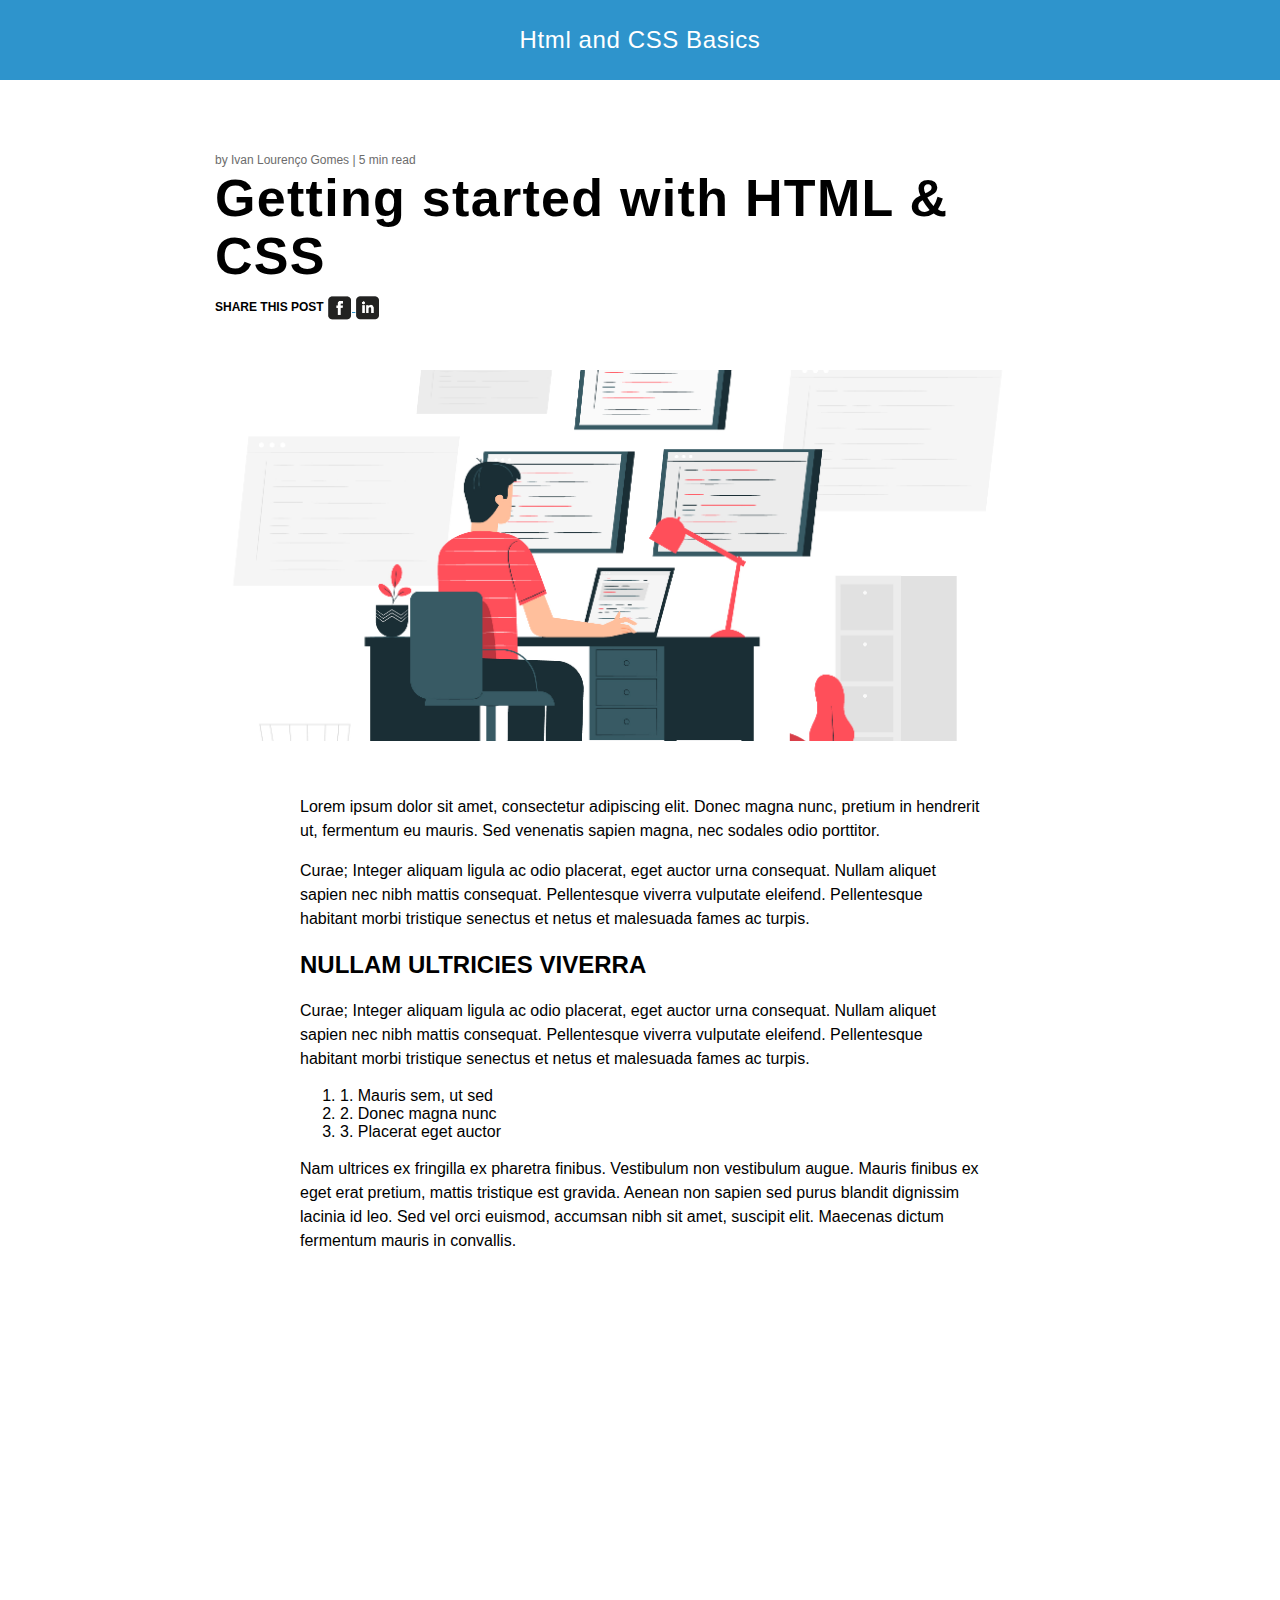
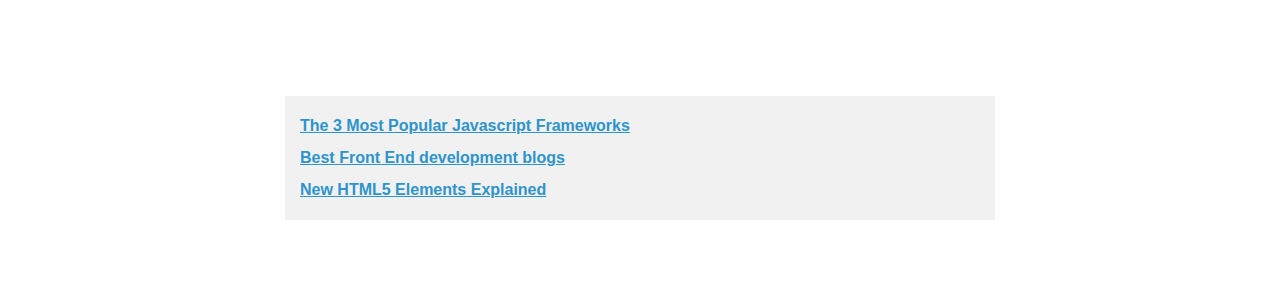
<file: Projeto-1/index.html>
<!DOCTYPE html>
<html lang="pt-br">
<head>
    <meta charset="UTF-8">
    <meta http-equiv="X-UA-Compatible" content="IE=edge">
    <meta name="viewport" content="width=device-width, initial-scale=1.0">
    <title>My first web page</title>
    <link rel="stylesheet" href="style.css"> 
</head>
<body>

    <header>      
        Html and CSS Basics
    </header>
    
    <article>

        <section id="tittle-post">
            <divc class="post-author">by Ivan Lourenço Gomes | 5 min read</div>
            <h1 class="title"> Getting started with HTML & CSS</h1>
            <div class="share-post uppercase">
                SHARE THIS POST 
                <a href="https://www.facebook.com">
                    <img src="images/Facebook_Icon.png" alt="Descrição da imagem">
                  </a>                  
                <a id="linkedin-icon" href="linkedin.com">
                    <img src="images/Linkedin_Icon.png" alt="Linkedin_Icon">
                </a>
                
            </div> 
        </section>
        <section class="hero-image">
            <img src="images/Group.png" alt="web development">
        </section>
        
        <section id="content-section">
            <p> 
                Lorem ipsum dolor sit amet, consectetur adipiscing elit. 
                Donec magna nunc, pretium in hendrerit ut, fermentum eu mauris. Sed venenatis sapien magna, nec sodales odio porttitor.
            </p>
        
            <p>
                 Curae; Integer aliquam ligula ac odio placerat, eget auctor urna consequat. Nullam aliquet sapien nec nibh mattis consequat. 
                 Pellentesque viverra vulputate eleifend. Pellentesque habitant morbi tristique senectus et netus et malesuada fames ac turpis.
            </p>
        
            <h2 class="uppercase">
                NULLAM ULTRICIES VIVERRA
            </h2>
        
            <p>
                Curae; Integer aliquam ligula ac odio placerat, eget auctor urna consequat. Nullam aliquet sapien nec nibh mattis consequat. Pellentesque viverra vulputate eleifend. 
                Pellentesque habitant morbi tristique senectus et netus et malesuada fames ac turpis.
            </p>
        
            <ol>
                <li> 1. Mauris sem, ut sed</li>
                <li>2. Donec magna nunc</li>
                <li>3. Placerat eget auctor</li>
            </ol>
        
            <p>
                Nam ultrices ex fringilla ex pharetra finibus. Vestibulum non vestibulum augue. Mauris finibus ex eget erat pretium, mattis tristique est gravida. Aenean non sapien sed purus blandit dignissim lacinia id leo. Sed vel orci euismod, 
                accumsan nibh sit amet, suscipit elit. Maecenas dictum fermentum mauris in convallis.
            </p>

            <iframe width="560" height="315" src="https://www.youtube.com/embed/_GTMOmRrqkU" title="YouTube video player" 
            frameborder="0" allow="accelerometer; autoplay; clipboard-write; encrypted-media; gyroscope; picture-in-picture; web-share" allowfullscreen></iframe>

        </section>

    </article>

    <footer>
        <ul>
            <li><a href="https://www.google.com/">The 3 Most Popular Javascript Frameworks</a> </li>
            <li> <a href="https://www.google.com/">Best Front End development blogs</a> </li>
            <li> <a href="https://www.google.com/">New HTML5 Elements Explained</a> </li>
        </ul>
    </footer>

</body>
</html>
</file>
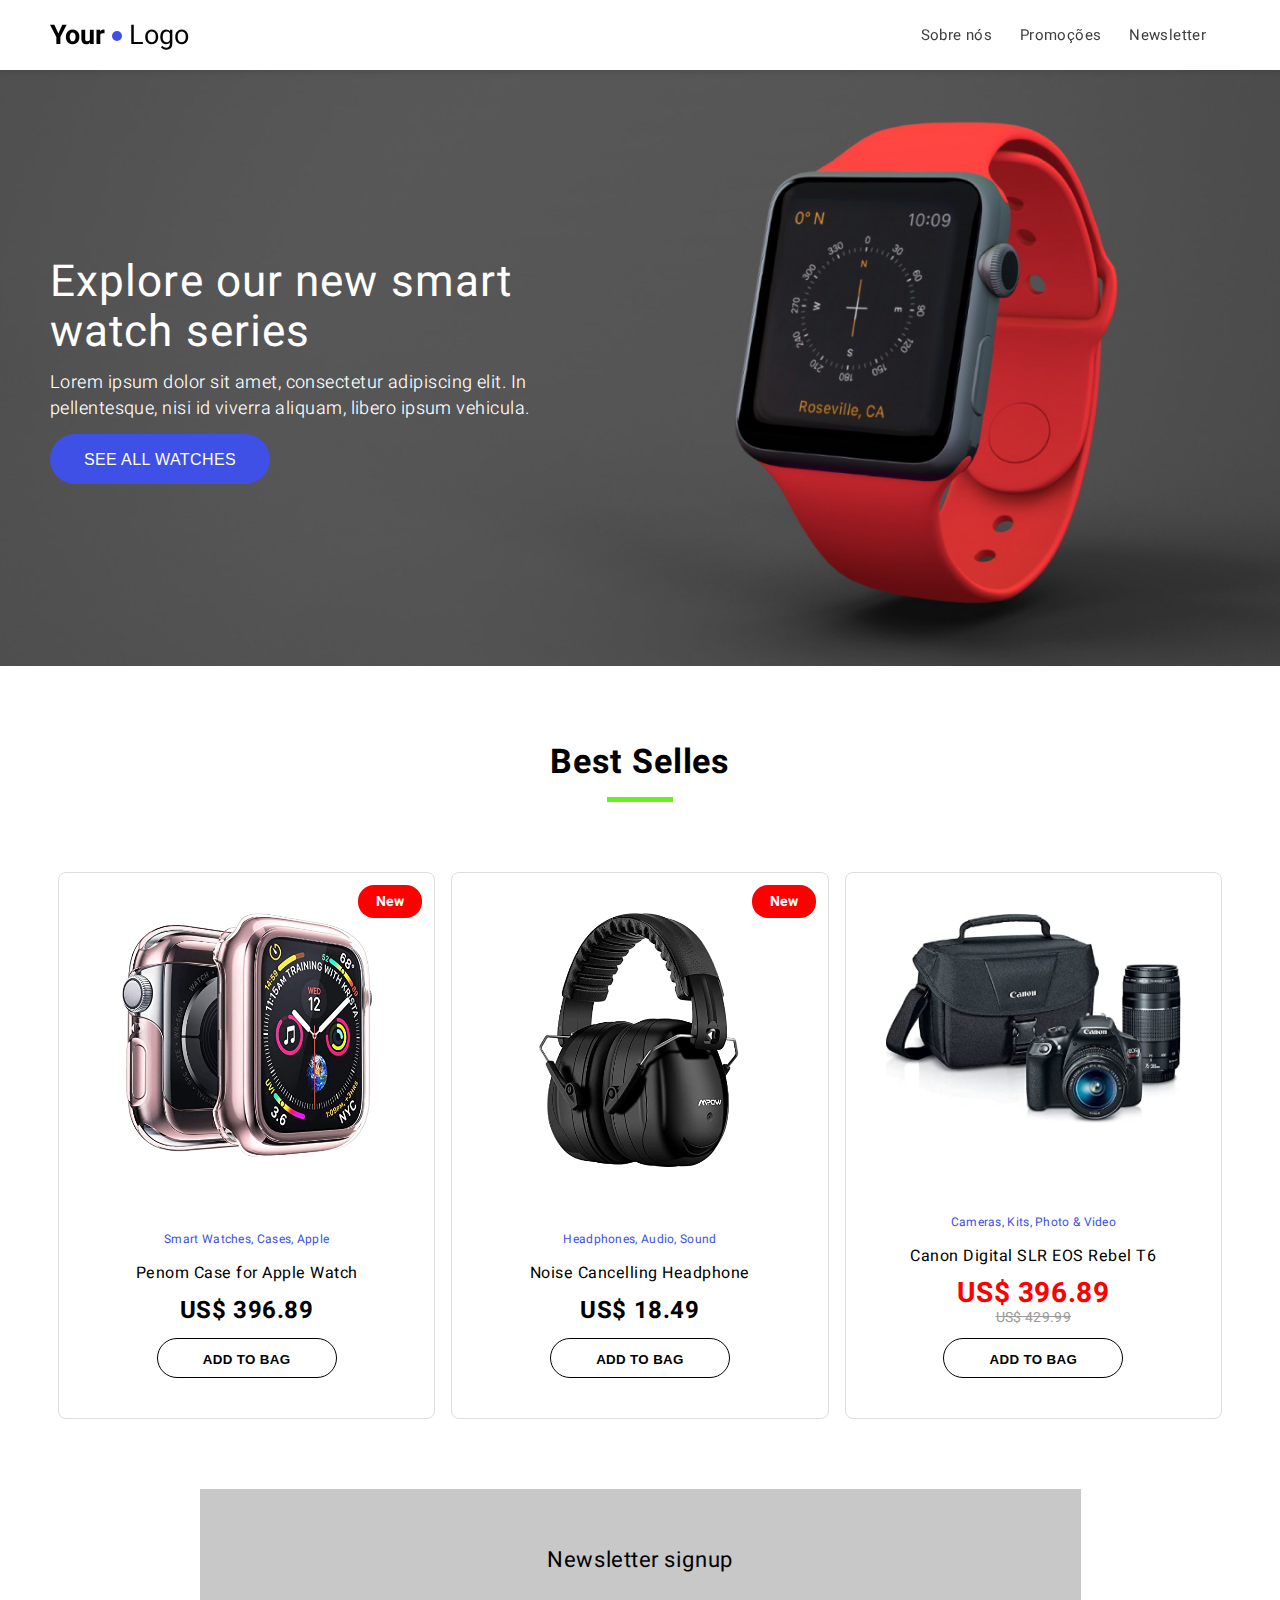
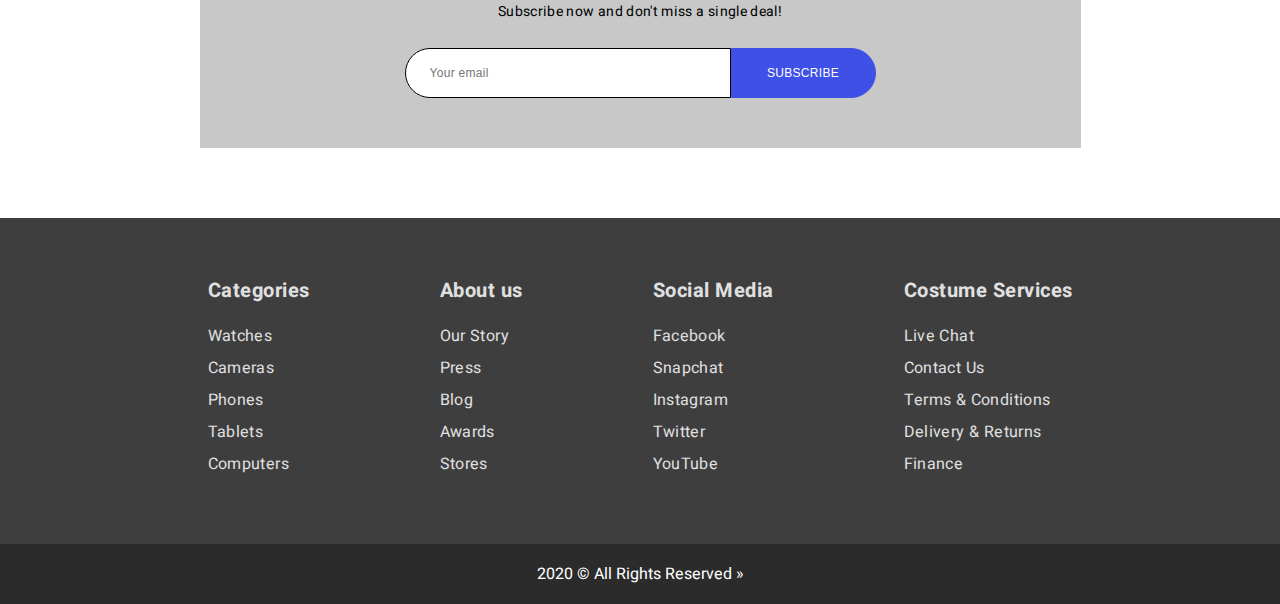
<file: Projeto-3- Responsive Homepage/index.html>
<!DOCTYPE html>
<html lang="pt-br">
  <head>
    <meta charset="UTF-8" />
    <meta http-equiv="X-UA-Compatible" content="IE=edge" />
    <meta name="viewport" content="width=device-width, initial-scale=1.0" />
    <title>My first web page</title>
    <link
      href="https://fonts.googleapis.com/css2?family=Heebo:wght@300;400;700&display=swap"
      rel="stylesheet"
    />
    <link rel="stylesheet" href="css/style.css" />
  </head>

  <body>
    <header>
      <div class="container">
        <section class="logo">
          <a href="index.html">
            <strong>Your</strong>
            <span class="blue-dot"></span>
            <span>Logo</span>
          </a>
        </section>
        <nav>
          <ul>
            <li><a href="#">Sobre nós</a></li>
            <li><a href="#best-sellers-section">Promoções</a></li>
            <li><a href="#newsletter-section">Newsletter</a></li>
            <li class="menu_icon"><img src="images/menu_icon.png" alt="menu icon"></li>
          </ul>
        </nav>
      </div>
    </header>
    
    <section class="hero">

      <picture>
        <source media="(max-width: 576px)" srcset="images/Hero_Mobile.jpg">
        <source media="(max-width: 960px)" srcset="images/Hero_Tablet.jpg">
        <source media="(max-width: 1440px)" srcset="images/Hero_Desktop.jpg">
        <img src="images/Hero_image.jpg" alt="Hero image = Smartwatch" />
      </picture>
      <div class="hero-content">
        <div class="container">
          <h1>Explore our new smart watch series</h1>
          <p>
            Lorem ipsum dolor sit amet, consectetur adipiscing elit. In
            pellentesque, nisi id viverra aliquam, libero ipsum vehicula.
          </p>
          <button>SEE ALL WATCHES</button>
        </div>
      </div>
    </section>
    <section class="best-sellers" id="best-sellers-section">
      <h2>Best Selles</h2>
      <hr />
      <div class="product-slider">
        <div class="container">
          
          <div class="product new">
            <div class="product-picture">
              <img
                src="images/Watch_case.jpg"
                alt="product: Penom Case for Apple Watch"
              />
            </div>
            <div class="product-info">
                <h5 class="categories">Smart Watches, Cases, Apple</h5>
                <h4 class="title">Penom Case for Apple Watch</h4>
                <h3 class="price">
                  <span>US$ 396.89</span>
                </h3>
              <button>Add to bag</button>
            </div>
          </div>

          <div class="product new">
            <div class="product-picture">
              <img
                src="images/Headphone.jpg"
                alt="product: Noise Cancelling Headphone"
              />
            </div>
            <div class="product-info">
                <h5 class="categories">Headphones, Audio, Sound</h5>
                <h4 class="title">Noise Cancelling Headphone</h4>
                <h3 class="price">
                  <span>US$ 18.49</span>
                </h3>
              <button>Add to bag</button>
            </div>
          </div>

          <div class="product">
            <div class="product-picture">
              <img
                src="images/Camera.jpg"
                alt="product: Camera Canon Digital SLR EOS Rebel T6"
              />
            </div>
            <div class="product-info">
              <h5 class="categories">Cameras, Kits, Photo & Video</h5>
              <h4 class="title">Canon Digital SLR EOS Rebel T6</h4>
              <h3 class="price">
                <span class="discounted-price">US$ 396.89</span>
                <span class="original-price">US$ 429.99</span>
              </h3>
              <button>Add to bag</button>
            </div>
          </div>
        </div>
      </div>
    </section>
    <section class="newsletter" id="newsletter-section">
      <h3>Newsletter signup</h3>
      <p>Subscribe now and don't miss a single deal!</p>
      <form>
        <input type="email" name="" placeholder ="Your email">
        <button type="submit">Subscribe</button>
      </form>
    </section>

    <footer>
      <div class="nav-bottom">
        <div class="container">
          <ul>
            <li class="list-tittle">Categories</li>
            <li><a href="#">Watches</a></li>
            <li><a href="#">Cameras</a></li>
            <li><a href="#">Phones</a></li>
            <li><a href="#">Tablets</a></li>
            <li><a href="#">Computers</a></li>
          </ul>
          <ul>
            <li class="list-tittle">About us</li>
            <li><a href="#">Our Story</a></li>
            <li><a href="#">Press</a></li>
            <li><a href="#">Blog</a></li>
            <li><a href="#">Awards</a></li>
            <li><a href="#">Stores</a></li>
          </ul>
          <ul>
            <li class="list-tittle">Social Media</li>
            <li><a href="#">Facebook</a></li>
            <li><a href="#">Snapchat</a></li>
            <li><a href="#">Instagram</a></li>
            <li><a href="#">Twitter</a></li>
            <li><a href="#">YouTube</a></li>
          </ul>
          <ul>
            <li class="list-tittle">Costume Services</li>
            <li><a href="#">Live Chat</a></li>
            <li><a href="#">Contact Us</a></li>
            <li><a href="#">Terms & Conditions</a></li>
            <li><a href="#">Delivery & Returns</a></li>
            <li><a href="#">Finance</a></li>
          </ul>
        </div>
      </div>
      <div class="copyrights-text">
        2020 &copy; All Rights Reserved &raquo;
      </div>
    </footer>
  </body>
</html>
</file>
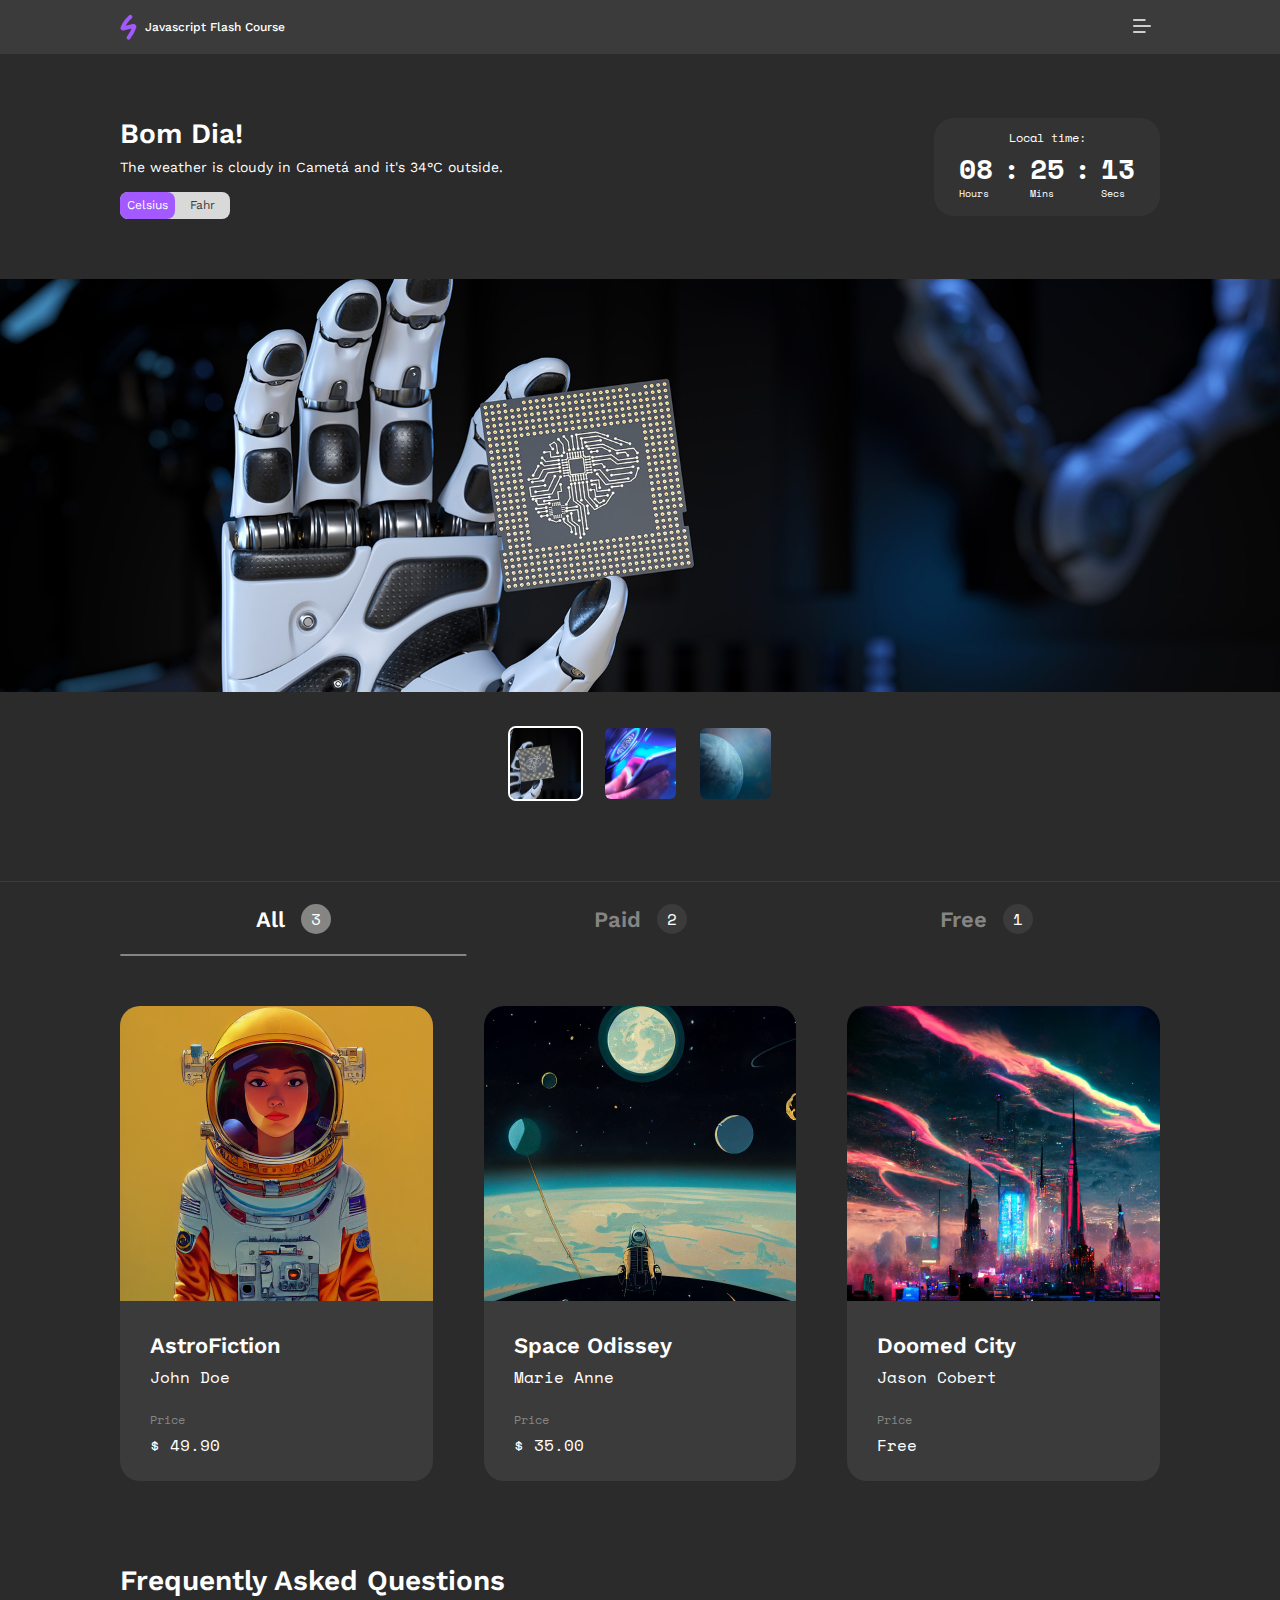
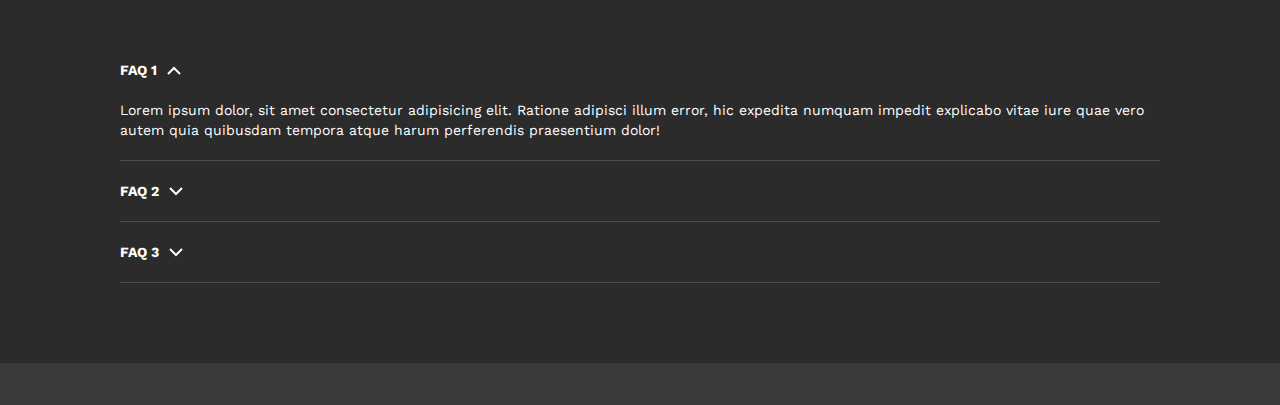
<file: Projeto-4/index.html>
<!DOCTYPE html>
<html lang="en">
  <head>
    <meta charset="UTF-8" />
    <meta http-equiv="X-UA-Compatible" content="IE=edge" />
    <meta name="viewport" content="width=device-width, initial-scale=1.0" />
    <title>Javascript Flash Course</title>
    <link rel="stylesheet" href="./main.css" />
    <link rel="preconnect" href="https://fonts.googleapis.com" />
    <link rel="preconnect" href="https://fonts.gstatic.com" crossorigin />
    <link
      href="https://fonts.googleapis.com/css2?family=Space+Mono:ital,wght@0,400;0,700;1,400;1,700&family=Work+Sans:ital,wght@0,100;0,200;0,300;0,400;0,500;0,600;0,700;0,800;0,900;1,100;1,200;1,300;1,400;1,500;1,600;1,700;1,800;1,900&display=swap"
      rel="stylesheet"
    />
  </head>

  <body>
    <header>
      <nav class="container">
        <div class="nav-left-side">
          <svg
            width="17"
            height="26"
            viewBox="0 0 17 26"
            fill="none"
            xmlns="http://www.w3.org/2000/svg"
          >
            <path
              d="M10.309 2.90741C10.309 2.90741 4.29997 8.73841 2.526 13.9214C2.40313 14.2804 2.73267 14.6124 3.10045 14.5192L13.2394 11.9481C13.9358 11.7715 14.5723 12.3638 14.368 13.0525C12.9552 17.8149 8.62911 23.5897 8.62911 23.5897"
              stroke="#A259FF"
              stroke-width="4"
              stroke-linecap="round"
              stroke-linejoin="round"
            />
          </svg>
          <a href="/">Javascript Flash Course</a>
        </div>

        <button id="open-nav-menu">
          <svg
            width="24"
            height="24"
            viewBox="0 0 24 24"
            fill="none"
            xmlns="http://www.w3.org/2000/svg"
          >
            <path
              fill-rule="evenodd"
              clip-rule="evenodd"
              d="M3 12C3 11.5858 3.33579 11.25 3.75 11.25H20.25C20.6642 11.25 21 11.5858 21 12C21 12.4142 20.6642 12.75 20.25 12.75H3.75C3.33579 12.75 3 12.4142 3 12Z"
              fill="white"
            />
            <path
              fill-rule="evenodd"
              clip-rule="evenodd"
              d="M3 6C3 5.58579 3.33579 5.25 3.75 5.25H15C15.4142 5.25 15.75 5.58579 15.75 6C15.75 6.41421 15.4142 6.75 15 6.75H3.75C3.33579 6.75 3 6.41421 3 6Z"
              fill="white"
            />
            <path
              fill-rule="evenodd"
              clip-rule="evenodd"
              d="M3 18C3 17.5858 3.33579 17.25 3.75 17.25H15C15.4142 17.25 15.75 17.5858 15.75 18C15.75 18.4142 15.4142 18.75 15 18.75H3.75C3.33579 18.75 3 18.4142 3 18Z"
              fill="white"
            />
          </svg>
        </button>

        <div class="wrapper">
          <ul>
            <li>
              <button id="close-nav-menu">
                <svg
                  width="47"
                  height="47"
                  viewBox="0 0 47 47"
                  fill="none"
                  xmlns="http://www.w3.org/2000/svg"
                >
                  <path
                    d="M11.7505 11.7495L35.2505 35.2495"
                    stroke="#A259FF"
                    stroke-width="6"
                  />
                  <path
                    d="M35.2502 11.7502L11.7502 35.2502"
                    stroke="#A259FF"
                    stroke-width="6"
                  />
                </svg>
              </button>
            </li>
            <li><a href="#home">Home</a></li>
            <li><a href="#gallery">Gallery</a></li>
            <li><a href="#products">Products</a></li>
            <li><a href="#faqs">FAQs</a></li>
            <li class="socials">
              <p>Join our community</p>

              <div>
                <a href="#">
                  <img
                    src="./assets/socials/DiscordLogo.png"
                    alt="Discord logo"
                  />
                </a>
                <a href="#">
                  <img
                    src="./assets/socials/YoutubeLogo.png"
                    alt="Youtube logo"
                  />
                </a>
                <a href="#">
                  <img
                    src="./assets/socials/TwitterLogo.png"
                    alt="Twitter logo"
                  />
                </a>
                <a href="#">
                  <img
                    src="./assets/socials/InstagramLogo.png"
                    alt="Instagram logo"
                  />
                </a>
              </div>
            </li>
          </ul>
        </div>
      </nav>
    </header>

    <main>
      <section id="home" class="container greeting-section">
        <div class="left-side">
          <h1 id="greeting">Good Morning!</h1>
          <p id="weather">The weather is cloudy in London and it's 22°C outside. </p>
          <div class="weather-group">
            <input
              type="radio"
              checked="true"
              id="celsius"
              name="temperature"
            />
            <label for="celsius">Celsius</label>
            <input type="radio" id="fahr" name="temperature" />
            <label for="fahr">Fahr</label>
          </div>
        </div>

        <div class="right-side">
          <p>Local time:</p>
          <div class="local-time">
            <div class="time-holder">
              <span data-time="hours" class="time-number">08</span>
              <span class="time-letter">Hours</span>
            </div>
            <span class="time-divider">:</span>
            <div class="time-holder">
              <span data-time="minutes" class="time-number">25</span>
              <span class="time-letter">mins</span>
            </div>
            <span class="time-divider">:</span>
            <div class="time-holder">
              <span data-time="seconds" class="time-number">13</span>
              <span class="time-letter">secs</span>
            </div>
          </div>
        </div>
      </section>

      <section id="gallery" class="gallery-section">
        <img src="" alt="" />

        <div class="thumbnails">
          
        </div>
      </section>

      <section id="products" class="container products-section">
        <div class="products-filter">
          <input type="radio" checked="true" id="all" name="products" />
          <label for="all">
            All
            <span class="product-amount">3</span>
          </label>
          <input type="radio" id="paid" name="products" />
          <label for="paid">
            Paid
            <span class="product-amount">2</span>
          </label>
          <input type="radio" id="free" name="products" />
          <label for="free">
            Free
            <span class="product-amount">1</span>
          </label>

          <span class="glider"></span>
        </div>

        <div class="products-area">
          <div class="product-item">
             <img src="./assets/products/img6.png" alt="AstroFiction">
             <div class="product-details">
                <h3 class="product-title">AstroFiction</h3>
                <p class="product-author">John Doe</p>
                <p class="price-title">Price</p>
                <p class="product-price">$ 49.90</p>
             </div>
          </div>
          <div class="product-item">
             <img src="./assets/products/img1.png" alt="Space Odissey">
             <div class="product-details">
                <h3 class="product-title">Space Odissey</h3>
                <p class="product-author">Marie Anne</p>
                <p class="price-title">Price</p>
                <p class="product-price">$ 35.00</p>
             </div>
          </div>
          <div class="product-item">
             <img src="./assets/products/img2.png" alt="Doomed City">
             <div class="product-details">
                <h3 class="product-title">Doomed City</h3>
                <p class="product-author">Jason Cobert</p>
                <p class="price-title">Price</p>
                <p class="product-price">Free</p>
             </div>
          </div>
          
       </div>

      </section>

      <section id="faqs" class="container faqs-section">
        <h3>Frequently Asked Questions</h3>

        <details open>
          <summary>FAQ 1</summary>

          <p>
            Lorem ipsum dolor, sit amet consectetur adipisicing elit. Ratione
            adipisci illum error, hic expedita numquam impedit explicabo vitae
            iure quae vero autem quia quibusdam tempora atque harum perferendis
            praesentium dolor!
          </p>
        </details>

        <details>
          <summary>FAQ 2</summary>

          <p>
            Consequuntur earum pariatur dolorem repellat temporibus ducimus sunt
            suscipit repudiandae cupiditate in accusantium recusandae tempora
            sint eligendi, perferendis aspernatur architecto voluptas laborum
            adipisci neque voluptates consequatur.
          </p>
        </details>

        <details>
          <summary>FAQ 3</summary>

          <p>
            Consequuntur earum pariatur dolorem repellat temporibus ducimus sunt
            suscipit repudiandae cupiditate in accusantium recusandae tempora
            sint eligendi, perferendis aspernatur architecto voluptas laborum
            adipisci neque voluptates consequatur.
          </p>
        </details>
      </section>
    </main>

    <footer></footer>

    <script src="main.js"></script>

  </body>
</html>
</file>
<file: Projeto-1/style.css>
body {
    margin: 0;
    font-family: 'Nunito', sans-serif;
}

a {
    color: #2E94CC;
}

header {
    background-color: #2E94CC;
    color: white;
    text-align: center;
    padding-top: 25px;
    padding-bottom: 25px;
    font-size: 24px;
    letter-spacing: 0.6px;
    line-height: 30px;
}

.title{
    color: black;
}

article {
    max-width: 850px;
    margin: auto;
    padding: 8px;
    padding-top: 70px;
}

.post-author {
    color: #6C6C6C;
    font-size: 12px;
    line-height: 18px;
}

.share-post, 
.links-title {
    color: black;
    font-size: 12px;
    font-weight: 600;
    line-height: 22px;
}

.share-post span {
    margin-right: 4px;
}

.share-post img {
    vertical-align: middle;
}

.links-title {
    margin-bottom: 12px;
}

.uppercase {
    text-transform: uppercase;
}

.hero-image {
    margin: 50px 0;
}
.hero-image img {
    max-width: 100%;
}

h1 {
    margin: 0;
    margin-bottom: 10px;
    font-size: 52px;
    letter-spacing: 1.3px;
    line-height: 58px
}

article p {
    font-size: 16px;
    line-height: 24px;
}

#content-section {
    max-width: 680px;
    margin: auto;
}

iframe {
    margin: 50px 0;
    max-width: 100%;
}

footer {
    background-color: #F1F1F1;
    max-width: 680px;
    margin: auto;
    padding: 20px 15px;
    margin-bottom: 70px;
}

footer ul {
    list-style-type: none;
    margin: 0;
    padding: 0;
}

footer a {
    font-size: 16px;
    font-weight: 600;
    line-height: 20px;
}

footer ul li {
    margin-bottom: 12px;
}

footer ul li:last-of-type {
    margin-bottom: 0;
}
</file>
<file: Projeto-3- Responsive Homepage/css/style.css>
body {
  margin: 0;
  font-family: "Heebo", sans-serif;
  padding-top: 80px;
}
.container {
  max-width: 1440px;
  margin: 90%;
  margin: auto;
  padding: 0 16px;
}

ul {
  margin: 0;
  padding: 0;
}

header {
  background-color: #fff;
  box-shadow: 0px 1px 6px 0px rgba(0, 0, 0, 0.15);
  height: 80px;
  position: fixed; /*deixando a barra fixa*/
  top: 0%;
  left: 0%;
  width: 100%;
  z-index: 1; /*prioridade na sobreposição de tela da pagina*/
}

header .container {
  display: flex;
  align-items: center;
  justify-content: space-between;
  height: 100%;
}

header .logo {
  display: inline-block;
  font-size: 27px;
}
header .logo a {
  text-decoration: none;
  color: #000;
}

header .logo .blue-dot {
  background-color: #3e50e5;
  width: 10px;
  height: 10px;
  display: inline-block;
  vertical-align: middle;
  margin: 0 0px;
  border-radius: 5px;
}

header nav {
  display: inline-block;
}

header nav ul li {
  display: inline-block;
}

header nav ul li.menu_icon {
  display: none;
}

header nav ul li.menu_icon img {
  vertical-align: middle;
  width: 24px;
  height: auto;
}

header nav ul li a {
  color: #3e3e3e;
  font-size: 15px;
  letter-spacing: 0.37px;
  margin-right: 24px;
  text-decoration: none;
}
header nav ul li a:hover {
  color: #3e50e5;
}

header nav ul li:last-of-type a {
  margin-right: 0;
}
section.hero {
  position: relative;
}

section.hero img {
  width: 100%;
  height: auto;
}

.hero-content {
  position: absolute;
  top: 0;
  left: 0;
  width: 100%;
  height: 100%;
  z-index: 0; /*prioridade de sobreposição de tela menor*/
}

.hero-content .container {
  display: flex;
  flex-direction: column;
  justify-content: center;
  height: 100%;
}

.hero-content h1 {
  max-width: 495px;
  color: #fff;
  font-size: 50px;
  letter-spacing: 1.25px; /*espaço entre as letras*/
  line-height: 56px;
  margin-top: 0px;
  margin-bottom: 16px;
  font-weight: normal;
}

.hero-content p {
  max-width: 518px;
  color: #fff;
  font-weight: 300;
  font-size: 20px;
  letter-spacing: 0.5px;
  line-height: 28px; /* 140% */
  margin-top: 0px;
  margin-bottom: 16px;
}

.hero-content button {
  width: 220px;
  height: 50px;
  border-radius: 92px; /*arredondar botão*/
  background: var(--blue, #3e50e5);
  color: #fff;
  font-size: 16px;
  font-weight: 700px;
  letter-spacing: 0.4px;
  line-height: 24px;
  text-align: center;
  border: none; /*tirar bordas do botão*/
  text-transform: uppercase; /*letras maiusculas*/
  cursor: pointer; /*ponteiro ao passar mouse pelo botão*/
}
.hero-content button:hover {
  background: #fff;
  color: #3e50e5;
  border: 1px solid #3e50e5; /*tirar bordas do botão*/
}

section.best-sellers {
  padding-top: 80px;
}
section.best-sellers h2 {
  text-align: center;
  font-size: 34px;
  letter-spacing: 0.85px;
  font-style: normal;
  line-height: 42px;
  margin: 0 0 14px;
}

section.best-sellers hr {
  /*borda verde*/
  border: none;
  border-top: 5px solid #67f11d;
  width: 66px;
}

section.best-sellers .product-slider {
  /*produtos*/
  margin-top: 76px; /*abaixar os cards do best seller*/
}

section.best-sellers .container {
  display: flex; /*flexbx*/
  justify-content: space-around; /*espaçando elementos na mesma linha*/
  padding: 0 8px; /*alinhando os elementos dos cards com a borda da pagina*/
}

section.best-sellers .product-slider .product {
  border-radius: 8px;
  border: 1px solid #ddd; /*cor da borda*/
  width: 33%;
  text-align: center; /*centralizando texto*/
  margin: 0 8px; /*afastar os cards um do outro, margem entre os elementos*/
  padding: 40px; /*ajustando o espaçamento dos elementos dos cards*/
  position: relative;
  display: flex;
  flex-direction: column;
  justify-content: space-between;
}

section.best-sellers .product-slider .product img {
  max-width: 100%;
}

section.best-sellers .product-slider .product.new::before {
  /*elemento sem html. faça logo apos o produto*/
  content: "New"; /*escreva new sem html*/
  background-color: red;
  position: absolute;
  top: 12px;
  right: 12px;
  color: white;
  font-size: 14px;
  font-weight: 700;
  line-height: 21px;
  text-align: center;
  border-radius: 16px;
  padding: 6px 18px;
}
section.best-sellers .product-slider .product .product-info {
  margin-top: 50px;
}

section.best-sellers .product-slider .product .categories {
  color: #3e50e5;
  font-size: 14px;
  font-weight: normal;
  line-height: 30px;
  margin-top: 0px;
  margin-bottom: 6px;
}

section.best-sellers .product-slider .product .title {
  font-weight: normal;
  font-size: 20px;
  font-weight: 400;
  line-height: 26px;
  margin-top: 0px;
  margin-bottom: 10px;
}

section.best-sellers .product-slider .product .price {
  font-size: 28px;
  font-weight: 700;
  line-height: 30px;
  margin-top: 0px;
  margin-bottom: 18px;
}

section.best-sellers
  .product-slider
  .product
  .product-info
  .price
  .discounted-price {
  color: red;
  font-size: 28px;
  font-weight: 700;
  line-height: 30px;
  margin-top: 0px;
  margin-bottom: 18px;
}
section.best-sellers
  .product-slider
  .product
  .product-info
  .price
  .original-price {
  color: #9b9b9b;
  font-size: 16px;
  font-style: normal;
  font-weight: 400;
  line-height: 24px;
  text-decoration: line-through;
}

section.best-sellers .product-slider .product .product-info button {
  background-color: white;
  border-radius: 25px;
  border: 1px solid var(--black, #000);
  width: 220px;
  padding: 10px;
  font-weight: 700;
  line-height: 24px;
  text-transform: uppercase;
  cursor: pointer;
}

section.best-sellers .product-slider .product:hover .product-info button {
  background-color: #3e50e5;
  color: #fff;
  border: 1px solid var(--blue, #3e50e5);
}

section.newsletter {
  background-color: #c8c8c8;
  text-align: center;
  max-width: 995px;
  padding: 72px 0;
  margin: 72px auto;
}
section.newsletter h3 {
  font-size: 24px;
  font-style: normal;
  font-weight: 400;
  line-height: 42px;
  margin-top: 0;
  margin-bottom: 10px;
}
section.newsletter p {
  font-size: 16px;
  font-style: normal;
  font-weight: 400;
  line-height: 24px;
  margin-top: 0;
  margin-bottom: 20px;
}

section.newsletter form {
  display: flex;
  justify-content: center;
}
section.newsletter form input {
  width: 326px;
  height: 50px;
  padding: 14px 24px;
  max-width: 80%;
  box-sizing: border-box;
  border-radius: 170px 0 0 170px;
  border: 1px solid var(--black, #000);
}

section.newsletter form input.placeholder {
  color: #3e3e3e;
  font-size: 14px;
  font-weight: 400;
  line-height: 21px;
}

section.newsletter form button {
  background-color: #3e50e5;
  color: #fff;
  text-transform: uppercase;
  font-size: 14px;
  font-weight: 400;
  line-height: 21px;
  box-sizing: border-box;
  width: 145px;
  height: 50px;
  padding: 14px 10px;
  max-width: 20%;
  border-radius: 0 170px 170px 0;
  border: 1px solid var(--blue, #3e50e5); /*borda para igualar tamanho do input*/
  cursor: pointer;
}
section.newsletter form button:hover {
  background-color: #fff;
  color: #3e50e5;
}

footer .nav-bottom {
  padding: 60px 0;
  background: var(--gray, #3e3e3e);
}

footer .nav-bottom .container {
  max-width: 995px; /*definindo largura maxima para o nav bottom*/
  display: flex;
  justify-content: space-around; /*espaçando os elementos*/
}
footer .nav-bottom ul .list-tittle {
  font-size: 20px;
  font-style: normal;
  font-weight: 400;
  line-height: 26px;
  color: white;
  margin-top: 0;
  margin-bottom: 20px;
  list-style: none;
}

footer .nav-bottom ul {
  list-style: none;
}

footer .nav-bottom ul li {
  list-style: none;
  margin-top: 0;
  margin-bottom: 8px;
}

footer .nav-bottom ul li a {
  color: #e0e0e0;
  font-size: 16px;
  letter-spacing: 0.4px;
  line-height: 24px;
  margin-top: 0;
  margin-bottom: 10px;
  text-decoration: none;
}

footer .nav-bottom ul li a:hover {
  color: #3e50e5;
}

footer .nav-bottom ul li.list-tittle {
  font-size: 20px;
  font-weight: 700;
  letter-spacing: 0.5px;
  line-height: 26px;
  margin-top: 0;
  margin-bottom: 20px;
  color: #e0e0e0;
}

footer .copyrights-text {
  height: 60px;
  color: white;
  background-color: #2b2b2b;
  font-size: 16px;
  font-weight: 400;
  line-height: 22px;
  display: flex;
  align-items: center;
  justify-content: center;
}

/*========CSS MEDIA QUERIES=========*/

/*from small desktop*/
@media screen and (max-width: 1440px) {
  .container {
    max-width: 1180px;
  }

  body {
    padding-top: 70px; /*ajustar o tamanho, sempre que for mexer na barra de nav*/
  }

  header {
    height: 70px;
  }

  .hero-content h1 {
    font-size: 44px;
    letter-spacing: 1.1px;
    line-height: 50px;
    margin-bottom: 12px;
  }

  .hero-content p {
    max-width: 512px;
    font-size: 18px;
    letter-spacing: 0.45px;
    line-height: 26px; /* 140% */
    margin-bottom: 12px;
  }

  .hero-content button {
    font-size: 16px;
    letter-spacing: 0.4px;
    line-height: 21px;
  }

  section.best-sellers {
    padding-top: 70px;
  }

  section.best-sellers h2 {
    line-height: 38px;
    margin: 0 0 16px 0;
  }

  section.best-sellers .product-slider {
    margin-top: 70px;
  }

  section.best-sellers .product-slider .product .product-info .categories {
    font-size: 12px;
    letter-spacing: 0.3px;
    line-height: 30px;
  }

  section.best-sellers .product-slider .product .product-info .title {
    font-size: 16px;
    letter-spacing: 0.5px;
    line-height: 26px;
  }

  section.best-sellers .product-slider .product .product-info .price {
    font-size: 24px;
    font-weight: 700;
    letter-spacing: 0.6px;
    margin-bottom: 12px;
  }

  section.best-sellers
    .product-slider
    .product
    .product-info
    .price
    .original-price {
    font-size: 14px;
    letter-spacing: 0.35px;
    line-height: 30px;
    display: block;
    line-height: 16px;
  }

  section.best-sellers .product-slider .product .product-info button {
    height: 40px;
    width: 180px;
    letter-spacing: 0.35px;
    line-height: 21px;
  }

  section.newsletter {
    width: 881px;
    max-width: 100%;
    padding: 50px 0;
    margin: 70px auto;
  }

  section.newsletter h3 {
    font-size: 22px;
    letter-spacing: 0.55px;
    line-height: 42px;
  }

  section.newsletter p {
    font-size: 14px;
    letter-spacing: 0.35px;
    line-height: 42px;
    margin-bottom: 15px;
  }

  section.newsletter form input {
    font-size: 12px;
    letter-spacing: 0.3px;
    line-height: 18px;
  }

  section.newsletter form button {
    font-size: 12px;
    letter-spacing: 0.3px;
    line-height: 18px;
  }

  footer .bottom-nav {
    padding: 50px 0;
  }

  footer .bottom-nav .container {
    max-width: 90%;
  }

  footer .bottom-nav ul li a {
    font-size: 14px;
    letter-spacing: 0.35px;
    line-height: 22px;
  }

  footer .bottom-nav ul li.list-title {
    font-size: 16px;
    letter-spacing: 0.5px;
    line-height: 26px;
    margin-bottom: 12px;
  }

  footer .copyright-text {
    height: 50px;
    font-size: 14px;
    letter-spacing: 0.35px;
    line-height: 22px;
    text-align: center;
  }
}
/*end of small desktops*/

/*from tablets*/
@media screen and (max-width: 960px) {
  .container {
    max-width: 92%;
  }

  header .logo {
    font-size: 24px;
  }

  header nav ul li {
    display: none;
  }

  header nav ul li.menu_icon {
    display: inline-block;
    font-size: 24px;
  }

  .hero-content h1 {
    font-size: 40px;
    letter-spacing: 1px;
    line-height: 46px;
  }

  .hero-content p {
    font-size: 16px;
    letter-spacing: 0.4px;
    line-height: 24px;
  }

  .hero-content button {
    font-size: 14px;
    letter-spacing: 0.35px;
    line-height: 21px;
    width: 196px;
  }

  section.best-sellers {
    padding-top: 50px;
  }

  section.best-sellers h2 {
    font-size: 28px;
    letter-spacing: 0.7px;
    line-height: 38px;
    margin: 0 0 12px 0;
  }

  section.best-sellers .product-slider {
    margin-top: 48px;
  }

  section.best-sellers .container {
    flex-wrap: wrap; /*ajustando posicionamento dos produtos*/
    justify-content: center;
  }

  section.best-sellers .product-slider .product {
    min-width: 220px;
    margin: 17px 8px;
  }

  section.best-sellers .product-slider .product .product-info .categories {
    font-size: 12px;
    letter-spacing: 0.3px;
    line-height: 30px;
    margin-bottom: 5px;
  }

  section.best-sellers .product-slider .product .product-info .title {
    font-size: 13px;
    letter-spacing: 0.5px;
    line-height: 18px;
    margin-bottom: 8px;
  }

  section.best-sellers .product-slider .product .product-info .price {
    font-size: 16px;
    letter-spacing: 0.4px;
    line-height: 30px;
  }

  section.best-sellers
    .product-slider
    .product
    .product-info
    .price
    .original-price {
    font-size: 9px;
    letter-spacing: 0.23px;
    line-height: 30px;
    display: block;
    line-height: 14px;
  }

  section.best-sellers .product-slider .product .product-info button {
    height: 36px;
    width: 193px;
    font-size: 12px;
    letter-spacing: 0.3px;
    line-height: 18px;
  }

  section.best-sellers .product-slider .product.new::before {
    font-size: 11px;
    font-weight: 700;
    letter-spacing: 0.27px;
    padding: 0px 12px;
  }

  section.newsletter {
    width: 100%;
    max-width: 100%;
    padding: 50px 0;
    margin: 50px auto;
  }

  section.newsletter h3 {
    font-size: 22px;
    letter-spacing: 0.55px;
    line-height: 42px;
  }

  section.newsletter p {
    font-size: 14px;
    letter-spacing: 0.35px;
    line-height: 42px;
  }

  footer .bottom-nav {
    padding: 50px 0;
  }

  footer .bottom-nav .container {
    max-width: 90%;
  }
}

/*end of tablets*/

/*from mobile phones*/
@media screen and (max-width: 576px) {
  header .logo {
    font-size: 18px;
  }

  header nav ul li {
    display: none;
  }

  header nav ul li.menu_icon {
    display: inline-block;
    font-size: 24px;
  }

  header .logo .blue-dot {
    width: 7px;
    height: 7px;
  }

  .hero-content {
    position: static;
  }

  .hero-content h1 {
    color: #000;
    font-size: 32px;
    letter-spacing: 0.8px;
    line-height: 38px;
    text-align: center;
    margin-bottom: 32px;
    margin-top: 27px;
  }

  .hero-content p {
    display: none;
  }

  .hero-content button {
    font-size: 14px;
    letter-spacing: 0.35px;
    line-height: 21px;
    width: 196px;
    margin: auto;
  }

  section.best-sellers {
    padding-top: 64px;
  }

  section.best-sellers .product-slider .product{
    width: 82%;
    max-width: 360px;
  }

  section.best-sellers h2 {
    font-size: 36px;
    letter-spacing: 0.6px;
    line-height: 38px;
    margin: 0 0 16px 0;
  }

  section.best-sellers hr {
    border-top: 4px solid #67f11d;
    width: 40px;
  }

  section.best-sellers .product-slider {
    margin-top: 42px;
  }

  section.best-sellers .product-slider .product .product-info .categories {
    margin-bottom: 7px;
  }

  section.best-sellers .product-slider .product .product-info .title {
    font-size: 14px;
    letter-spacing: 0.54px;
    line-height: 18px;
  }

  section.best-sellers .product-slider .product .product-info .price {
    font-size: 20px;
    font-weight: 700;
    letter-spacing: 0.5px;
  }

  section.best-sellers
    .product-slider
    .product
    .product-info
    .price
    .original-price {
    font-size: 11px;
    letter-spacing: 0.28px;
    line-height: 20px;
  }

  section.best-sellers .product-slider .product .product-info button {
    height: 36px;
    width: 146px;
    font-size: 12px;
    letter-spacing: 0.3px;
    line-height: 18px;
  }

  section.newsletter {
    padding: 44px 0;
    margin: 60px auto; /*mudar espaço entre os componentes cima e baixo*/
  }

  section.newsletter form input {
    max-width: 65%;
  }

  section.newsletter form button {
    max-width: 35%;
  }
  
  footer .nav-bottom .container {
    flex-direction: column;
    align-items: center;
  }
  
  footer .nav-bottom ul {
    text-align: center;
    margin-bottom: 32px;

  }
  
  footer .nav-bottom ul:last-of-type {
    margin-top: 0;   

  }


}

/*end of mobile*/
</file>
<file: Projeto-4/main.css>
:root {
  --background-color: #2b2b2b;
  --light-background-color: #3b3b3b;
  --gray-color: #cccccc;
  --dark-gray-color: #858584;
}
html {
  box-sizing: border-box;
  font-size: 16px;
  background: var(--background-color);
  color: white;
  font-family: "Work Sans", sans-serif;
  scroll-behavior: smooth;
}
*,
*:before,
*:after {
  box-sizing: inherit;
}
body,
h1,
h2,
h3,
h4,
h5,
h6,
p,
ol,
ul {
  margin: 0;
  padding: 0;
  font-weight: normal;
}
ol,
ul {
  list-style: none;
}
img {
  max-width: 100%;
  height: auto;
}
button {
  background: none;
  border: none;
  outline: none;
  cursor: pointer;
}
a {
  text-decoration: none;
  color: inherit;
}
.container {
  max-width: 1200px;
  margin: 0 auto;
  padding: 0 20px;
}
@media (min-width: 768px) {
  .container {
    padding: 0 40px;
  }
}
@media (min-width: 1024px) {
  .container {
    padding: 0 60px;
  }
}
@media (min-width: 1280px) {
  .container {
    padding: 0 80px;
  }
}
@media (min-width: 1440px) {
  .container {
    padding: 0 100px;
  }
}
header {
  background: var(--light-background-color);
}
header nav {
  height: 54px;
  display: flex;
  justify-content: space-between;
  align-items: center;
}
header nav .nav-left-side {
  display: flex;
  align-items: center;
}
header nav .nav-left-side a {
  margin-left: 8px;
  font-style: normal;
  font-weight: 500;
  font-size: 12px;
  line-height: 17px;
  text-transform: capitalize;
}
header nav .nav-right-side input[type="checkbox"] {
  display: none;
}
header nav .nav-right-side label {
  cursor: pointer;
}
header nav .wrapper {
  position: fixed;
  top: 0;
  /*left: -100%;*/
  right: -100%;
  height: 100%;
  width: 100%;
  background: var(--background-color);
  transition: all 0.6s ease-in-out;
  display: flex;
  justify-content: center;
  align-items: flex-start;
  padding: 90px 0;
  text-align: center;
  z-index: 999;
}
header nav .wrapper.nav-open {
  right: 0;
}
header nav .wrapper ul li + li {
  margin-top: 60px;
}
header nav .wrapper ul li a {
  font-style: normal;
  font-weight: 400;
  font-size: 32px;
  line-height: 22px;
}
header nav .wrapper ul li.socials p {
  color: var(--gray-color);
  font-style: normal;
  font-weight: 400;
  font-size: 16px;
  line-height: 22px;
  margin-bottom: 20px;
}
main .greeting-section {
  padding-block: 60px;
  display: flex;
  justify-content: space-between;
  align-items: center;
}
@media (max-width: 767px) {
  main .greeting-section {
    flex-direction: column;
  }
}
main .greeting-section .left-side h1 {
  font-style: normal;
  font-weight: 600;
  font-size: 28px;
  line-height: 39px;
  text-transform: capitalize;
}
main .greeting-section .left-side p {
  font-style: normal;
  font-weight: 400;
  font-size: 14px;
  line-height: 20px;
  margin-top: 4px;
}
main .greeting-section .left-side .weather-group {
  background: #d9d9d9;
  border-radius: 8px;
  width: fit-content;
  margin-top: 15px;
  display: flex;
}
main .greeting-section .left-side .weather-group input[type="radio"] {
  position: absolute;
  visibility: hidden;
  display: none;
}
main
  .greeting-section
  .left-side
  .weather-group
  input[type="radio"]:checked
  + label {
  color: #ffffff;
  background: #a259ff;
  border-radius: 8px;
}
main .greeting-section .left-side .weather-group label {
  font-style: normal;
  font-weight: 400;
  font-size: 12px;
  line-height: 17px;
  color: var(--light-background-color);
  text-transform: capitalize;
  padding: 5px;
  width: 55px;
  text-align: center;
  cursor: pointer;
}
main .greeting-section .right-side {
  background: #333333;
  border-radius: 20px;
  padding: 13px 25px 17px;
  display: flex;
  align-items: center;
  justify-content: center;
  flex-direction: column;
}
@media (max-width: 767px) {
  main .greeting-section .right-side {
    margin-top: 20px;
    width: 100%;
  }
}
main .greeting-section .right-side p {
  font-family: "Space Mono";
  font-style: normal;
  font-weight: 400;
  font-size: 12px;
  line-height: 13px;
  margin-bottom: 5px;
}
main .greeting-section .right-side .local-time {
  display: flex;
}
main .greeting-section .right-side .local-time .time-divider,
main .greeting-section .right-side .local-time .time-holder .time-number {
  font-family: "Space Mono";
  font-style: normal;
  font-weight: 700;
  font-size: 28px;
  line-height: 39px;
}
main .greeting-section .right-side .local-time .time-divider {
  margin-inline: 10px;
}
main .greeting-section .right-side .local-time .time-holder {
  display: flex;
  flex-direction: column;
  justify-content: center;
  align-items: flex-start;
}
main .greeting-section .right-side .local-time .time-holder .time-letter {
  font-family: "Space Mono";
  font-style: normal;
  font-weight: 400;
  font-size: 10px;
  line-height: 11px;
  text-transform: capitalize;
}
main .gallery-section {
  padding-bottom: 80px;
  border-bottom: 1px solid var(--light-background-color);
}
main .gallery-section > img {
  width: 100%;
  height: 100%;
  object-fit: cover;
}
main .gallery-section .thumbnails {
  margin-top: 30px;
  display: flex;
  justify-content: center;
  align-items: center;
}
main .gallery-section .thumbnails img {
  width: 75px;
  height: 75px;
  object-fit: cover;
  border-radius: 8px;
  border: 2px solid transparent;
  cursor: pointer;
}
main .gallery-section .thumbnails img[data-selected="true"] {
  border: 2px solid #ffffff;
}
main .gallery-section .thumbnails img + img {
  margin-left: 20px;
}
main .products-section {
  margin-bottom: 80px;
  margin-top: 10px;
}
main .products-section .products-filter {
  display: flex;
  justify-content: center;
  align-items: center;
  position: relative;
}
main .products-section .products-filter input[id="all"]:checked ~ .glider {
  transform: translateX(-100%);
}
main .products-section .products-filter input[id="paid"]:checked ~ .glider {
  transform: translateX(0%);
}
main .products-section .products-filter input[id="free"]:checked ~ .glider {
  transform: translateX(100%);
}
main .products-section .products-filter .glider {
  position: absolute;
  display: flex;
  height: 2px;
  width: calc(100% / 3);
  background-color: var(--dark-gray-color);
  z-index: 1;
  transition: 0.25s ease-out;
  bottom: -10px;
}
main .products-section .products-filter input[type="radio"] {
  position: absolute;
  visibility: hidden;
  display: none;
}
main .products-section .products-filter input[type="radio"]:checked + label {
  color: #ffffff;
}
main
  .products-section
  .products-filter
  input[type="radio"]:checked
  + label
  > .product-amount {
  background: var(--dark-gray-color);
}
main .products-section .products-filter label {
  display: flex;
  align-items: center;
  justify-content: center;
  height: 54px;
  width: calc(100% / 3);
  cursor: pointer;
  font-style: normal;
  font-weight: 600;
  font-size: 22px;
  line-height: 31px;
  transition: color 0.15s ease-in;
  color: var(--dark-gray-color);
}
main .products-section .products-filter label .product-amount {
  font-family: "Space Mono";
  font-style: normal;
  font-weight: 400;
  font-size: 16px;
  line-height: 22px;
  color: #fff;
  background: var(--light-background-color);
  border-radius: 20px;
  width: 30px;
  height: 30px;
  display: flex;
  align-items: center;
  justify-content: center;
  margin-left: 16px;
}
main .products-section .products-area {
  margin-top: 60px;
  display: grid;
  grid-template-columns: repeat(3, 1fr);
  row-gap: 35px;
  column-gap: 51px;
}
@media (max-width: 767px) {
  main .products-section .products-area {
    grid-template-columns: repeat(2, 1fr);
  }
}
@media (max-width: 575px) {
  main .products-section .products-area {
    grid-template-columns: repeat(1, 1fr);
  }
}
main .products-section .products-area .product-item {
  background: var(--light-background-color);
  border-radius: 20px;
  cursor: pointer;
}
main .products-section .products-area .product-item img {
  width: 100%;
  height: 295px;
  object-fit: cover;
  border-radius: 20px 20px 0 0;
}
main .products-section .products-area .product-item .product-details {
  padding: 25px 30px;
}
main
  .products-section
  .products-area
  .product-item
  .product-details
  .product-title {
  font-style: normal;
  font-weight: 600;
  font-size: 22px;
  line-height: 31px;
}
main
  .products-section
  .products-area
  .product-item
  .product-details
  .product-author {
  margin-top: 5px;
  font-family: "Space Mono";
  font-style: normal;
  font-weight: 400;
  font-size: 16px;
  line-height: 22px;
}
main
  .products-section
  .products-area
  .product-item
  .product-details
  .price-title {
  font-family: "Space Mono";
  font-style: normal;
  font-weight: 400;
  font-size: 12px;
  line-height: 13px;
  color: var(--dark-gray-color);
  margin-top: 25px;
}
main
  .products-section
  .products-area
  .product-item
  .product-details
  .product-price {
  font-family: "Space Mono";
  font-style: normal;
  font-weight: 400;
  font-size: 16px;
  line-height: 22px;
  margin-top: 8px;
}
main .faqs-section {
  margin-bottom: 80px;
}
main .faqs-section h3 {
  font-style: normal;
  font-weight: 600;
  font-size: 28px;
  line-height: 39px;
  margin-bottom: 40px;
}
main .faqs-section details {
  border-bottom: 1px solid #4e4e4e;
}
main .faqs-section details[open] {
  padding-bottom: 20px;
}
main .faqs-section details[open] summary::after {
  content: url("data:image/svg+xml,<svg width='14' height='9' viewBox='0 0 14 9' fill='none' xmlns='http://www.w3.org/2000/svg'><path d='M1 8L7 2L13 8' stroke='white' stroke-width='2'/></svg>");
}
main .faqs-section details summary {
  padding: 20px 0;
  font-style: normal;
  font-weight: 700;
  font-size: 14px;
  line-height: 20px;
  width: 100%;
  cursor: pointer;
  list-style: none;
}
main .faqs-section details summary::-webkit-details-marker,
main .faqs-section details summary::marker {
  display: none;
}
main .faqs-section details summary::after {
  content: url("data:image/svg+xml,<svg width='14' height='9' viewBox='0 0 14 9' fill='none' xmlns='http://www.w3.org/2000/svg'><path d='M13 1L7 7L1 1' stroke='white' stroke-width='2'/></svg>");
  margin-left: 10px;
}
main .faqs-section details p {
  font-style: normal;
  font-weight: 400;
  font-size: 14px;
  line-height: 20px;
}
footer {
  padding: 21px;
  color: var(--gray-color);
  font-style: normal;
  font-weight: 400;
  font-size: 12px;
  line-height: 13px;
  text-align: center;
  width: 100%;
  background-color: var(--light-background-color);
}
</file>
